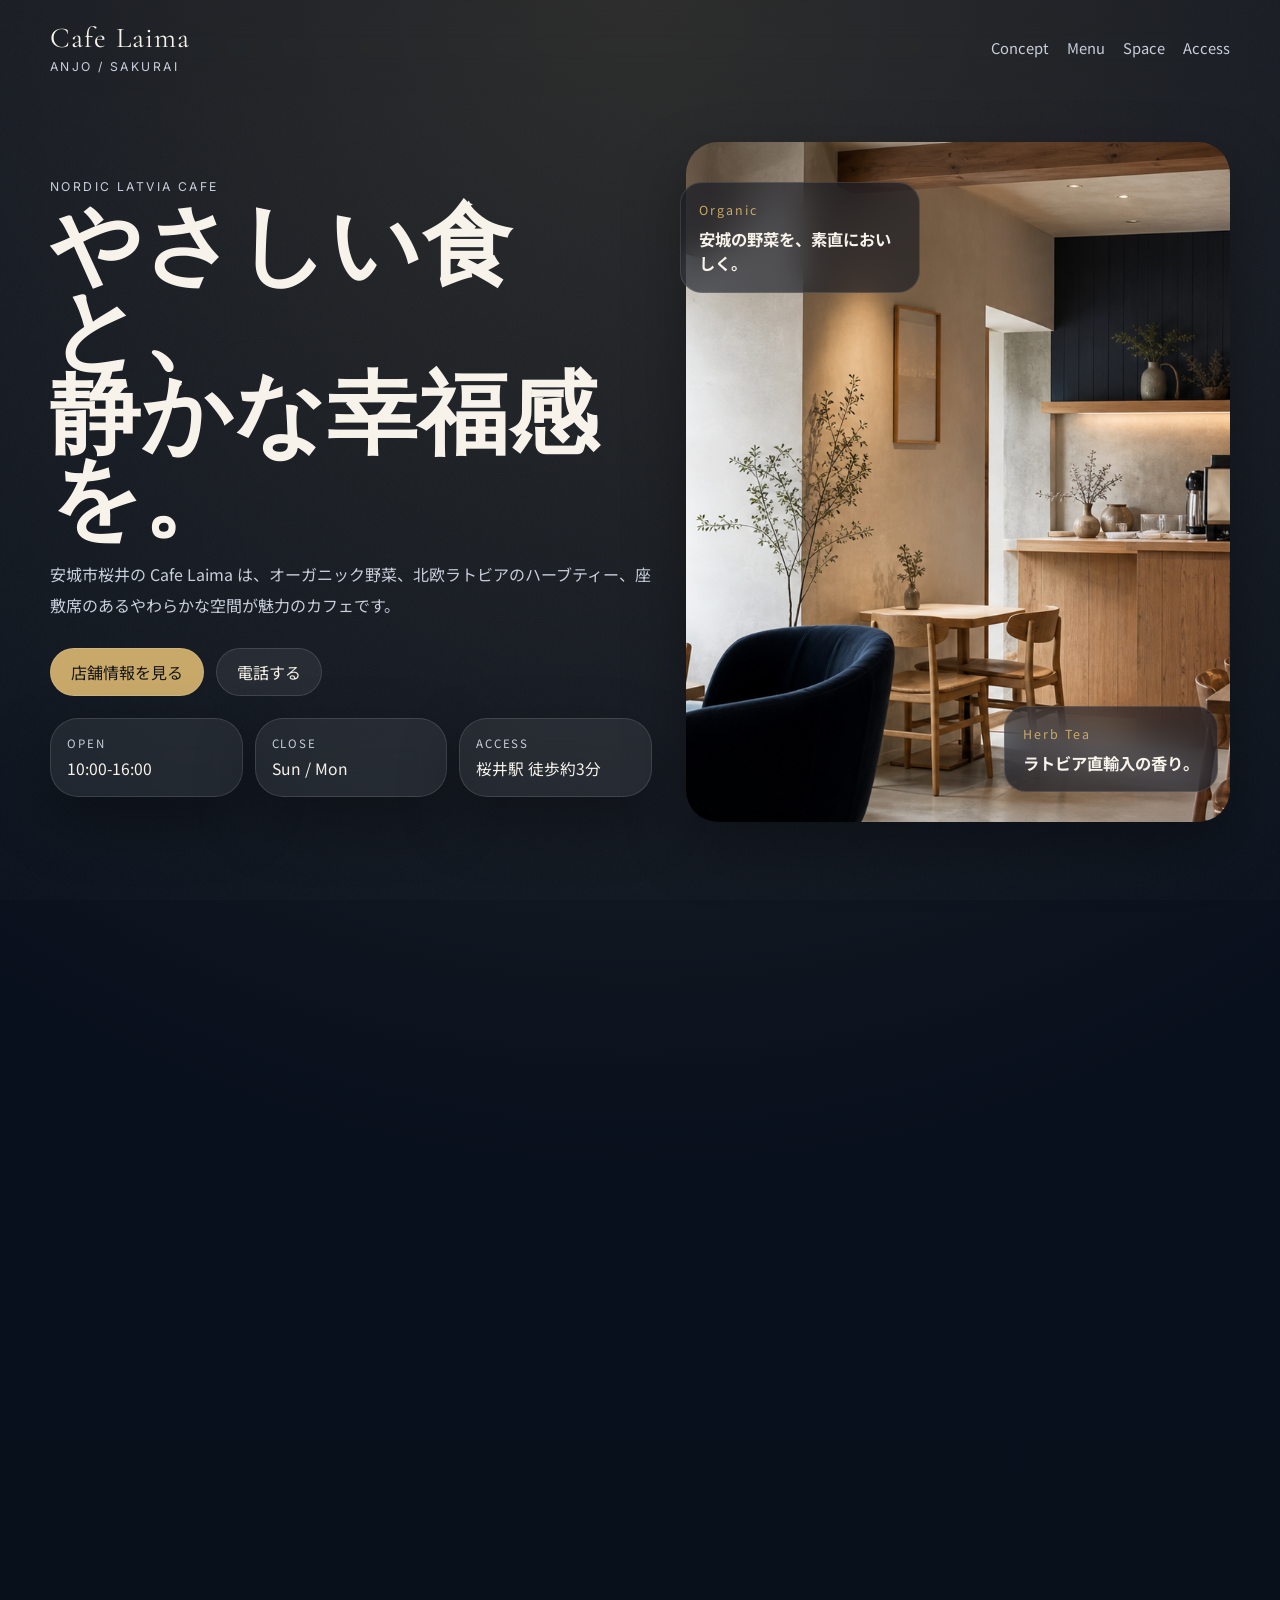
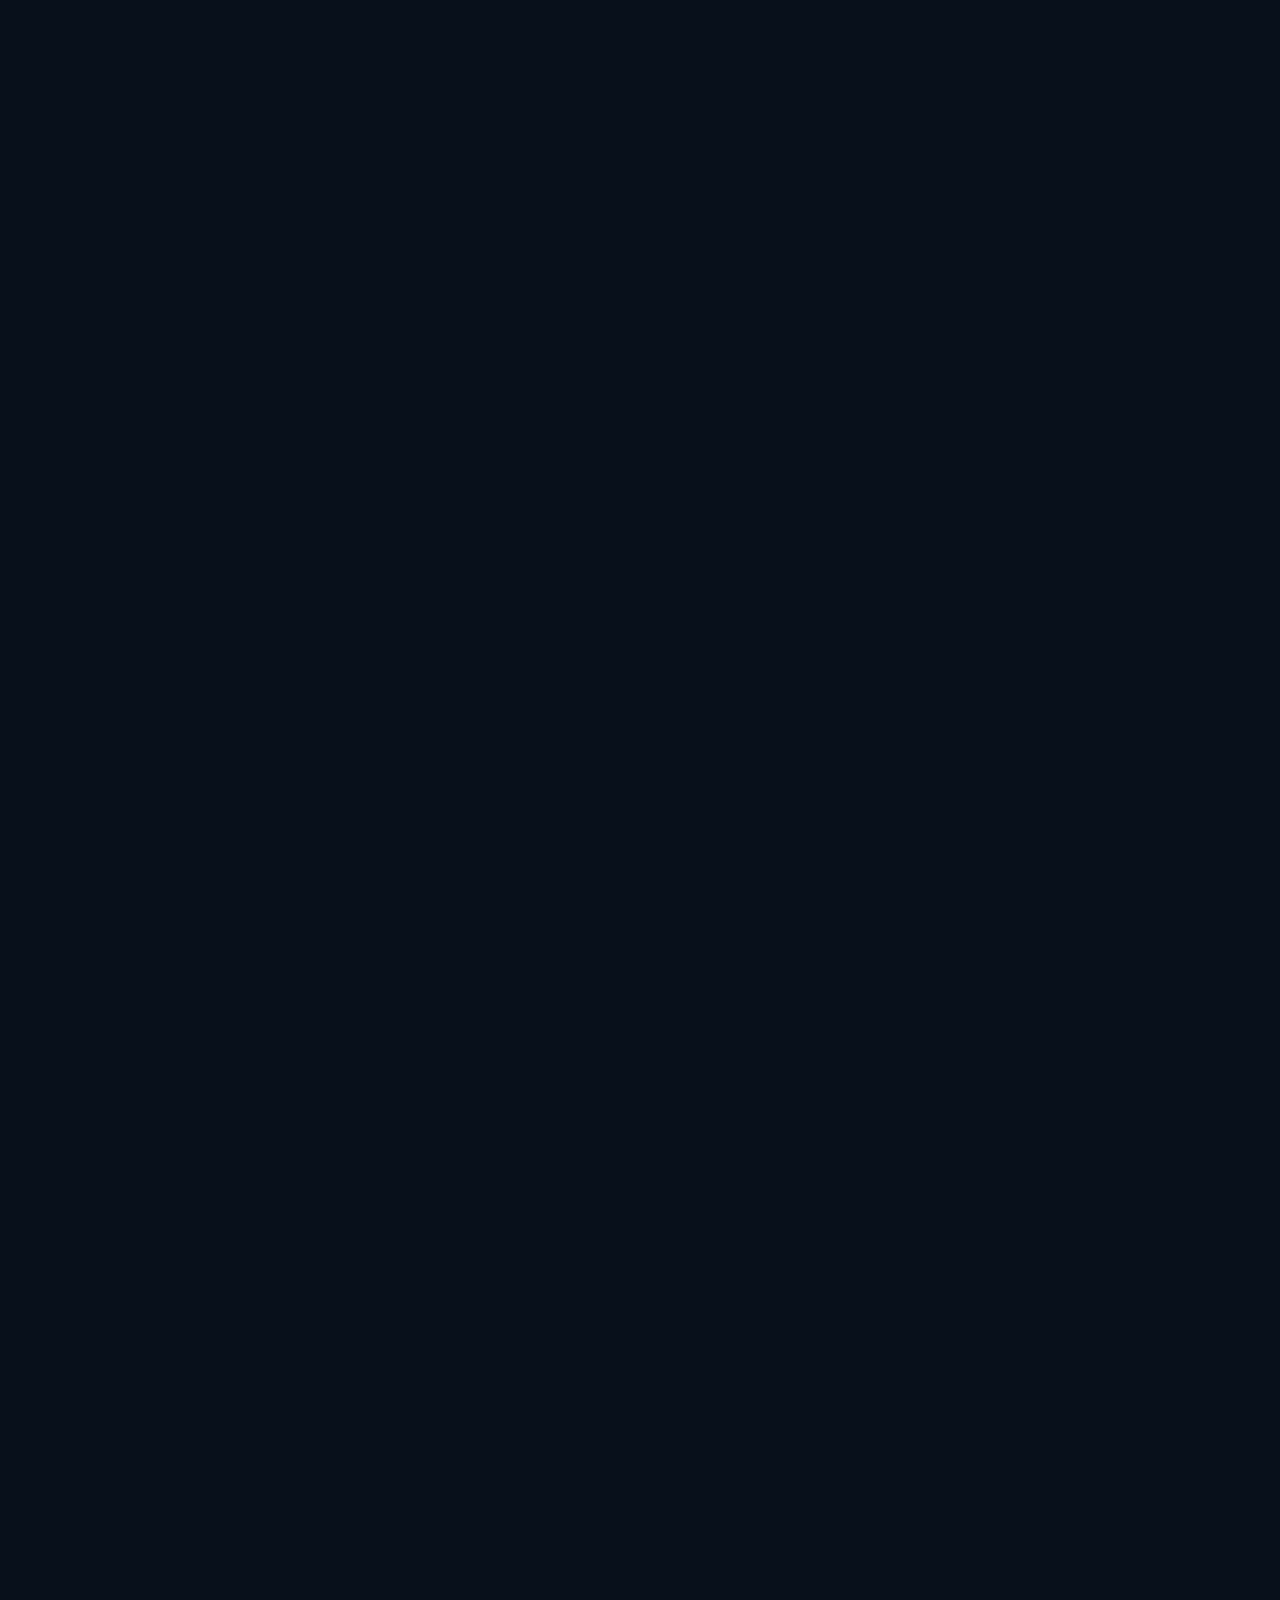
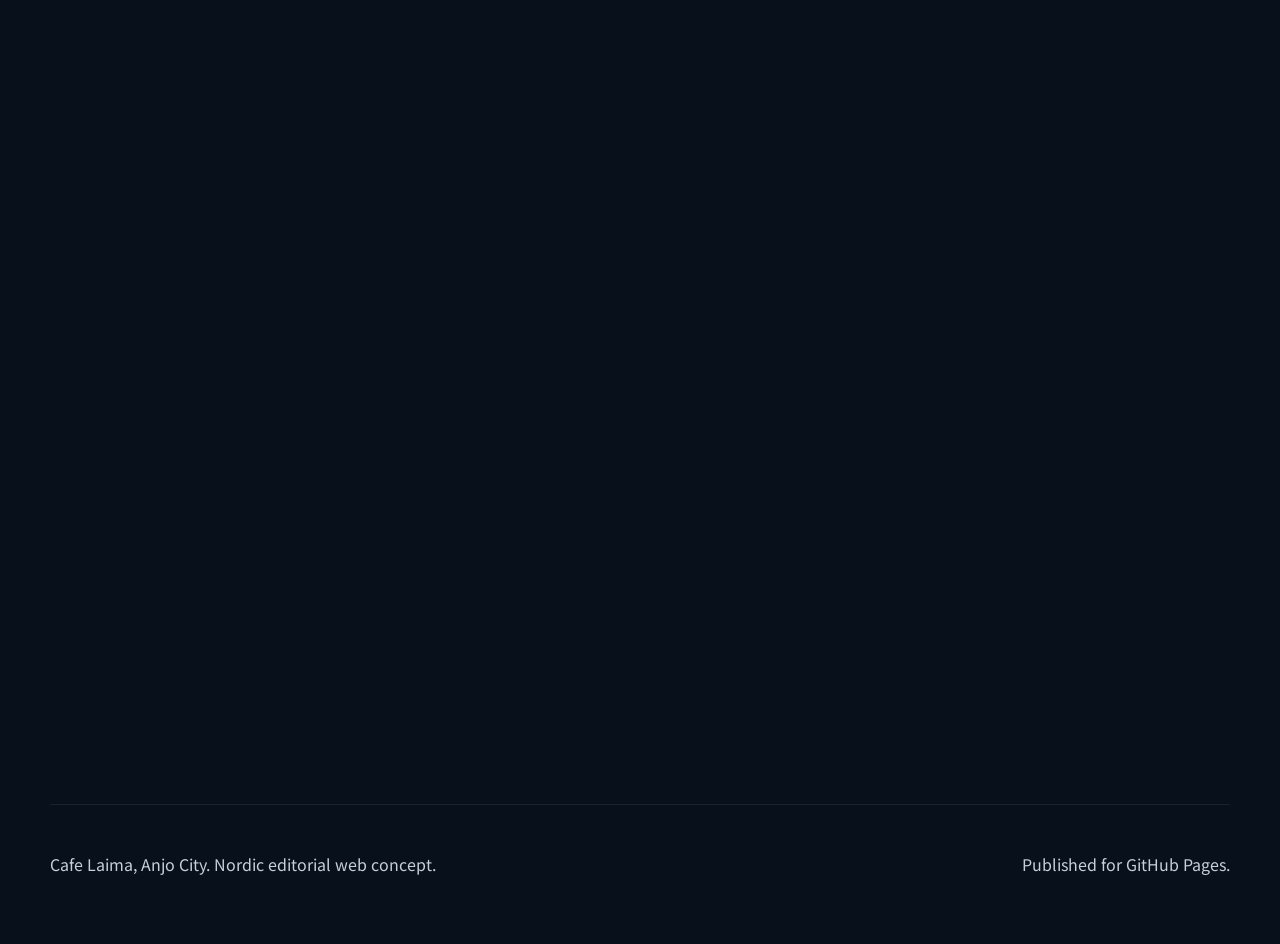
<file: index.html>
<!DOCTYPE html>
<html lang="ja">
<head>
<meta charset="UTF-8">
<meta name="viewport" content="width=device-width, initial-scale=1">
<meta http-equiv="refresh" content="0; url=public/index.html">
<title>Cafe Laima</title>
</head>
<body>
<p>Redirecting to <a href="public/index.html">Cafe Laima</a>...</p>
</body>
</html>
</file>
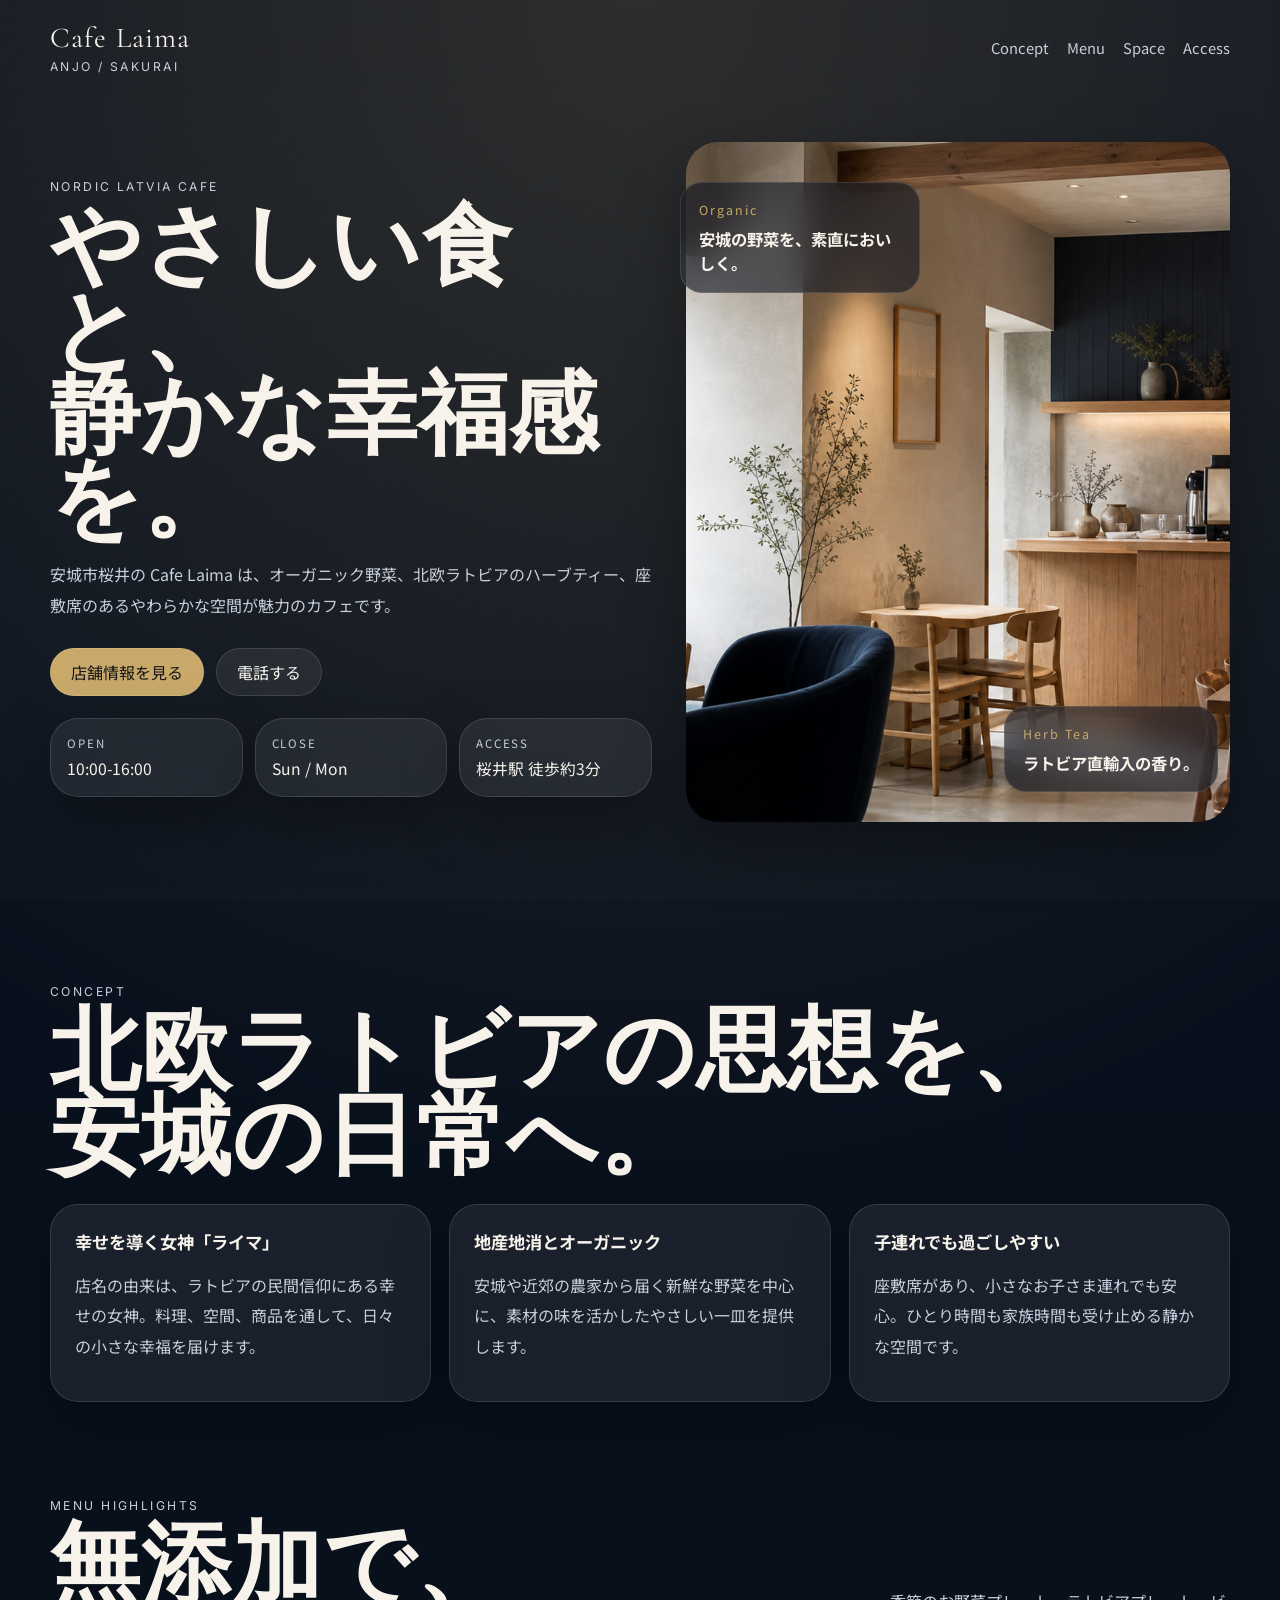
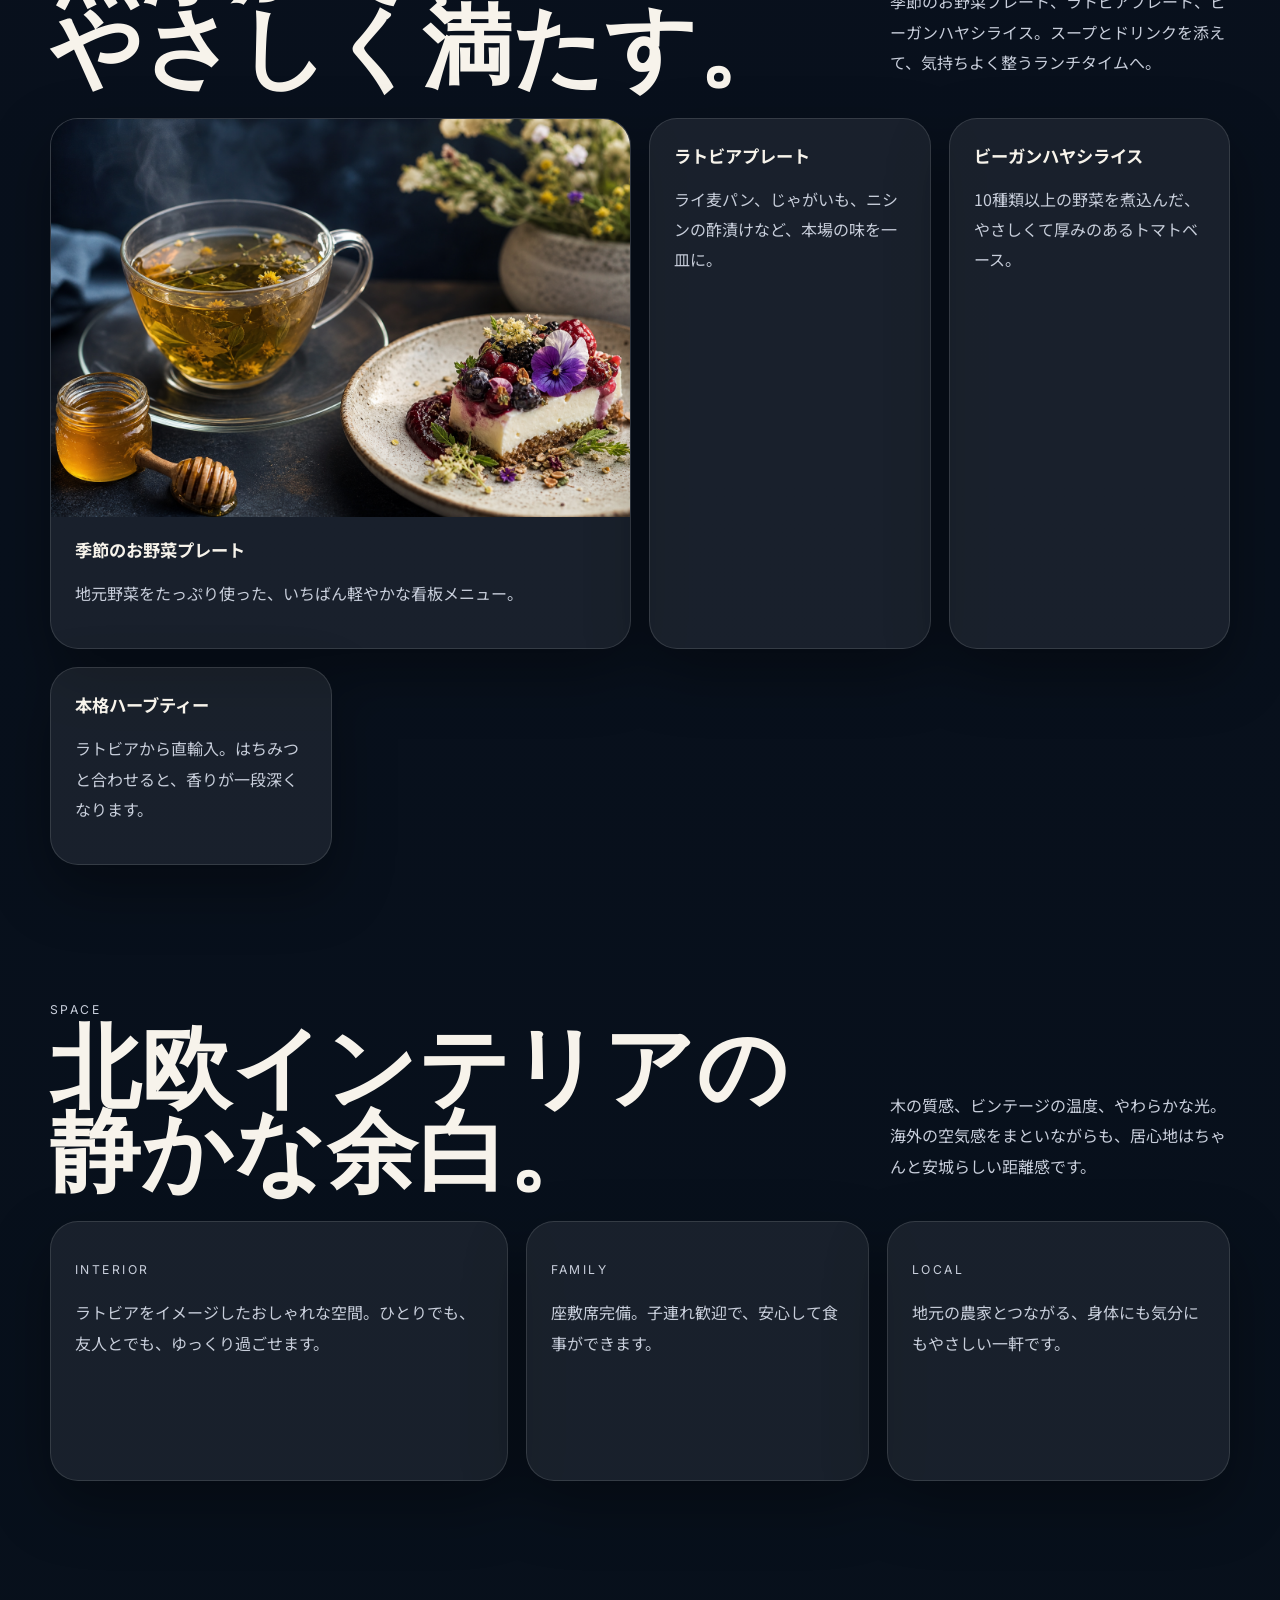
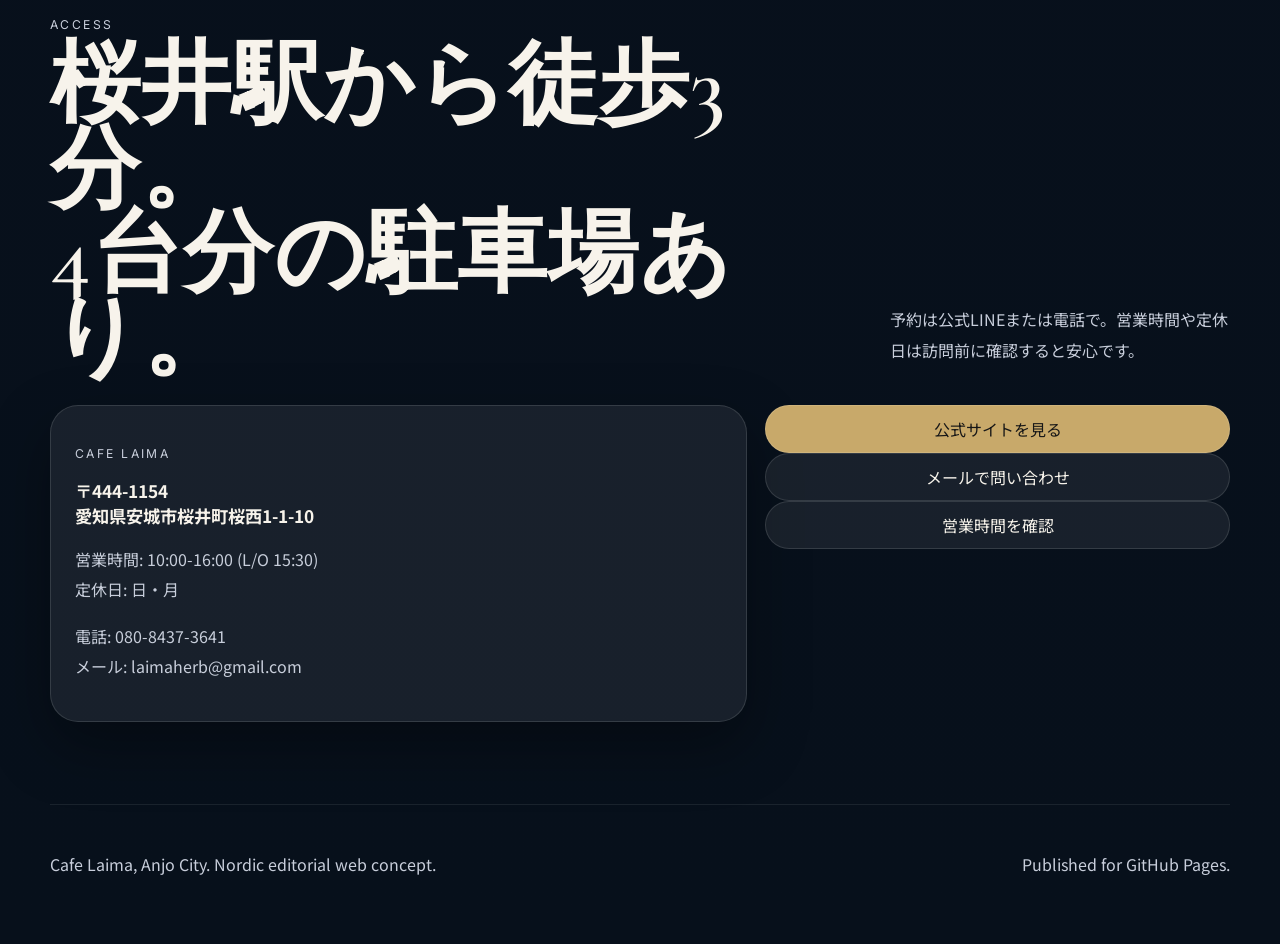
<file: public/index.html>
<!DOCTYPE html>
<html lang="ja">
<head>
<meta charset="UTF-8">
<meta name="viewport" content="width=device-width, initial-scale=1">
<title>Cafe Laima | 安城市桜井の北欧風カフェ</title>
<meta name="description" content="安城市桜井の北欧風カフェ Cafe Laima。オーガニック野菜、ラトビア料理、本格ハーブティー、座敷席完備のやさしい空間を紹介。">
<meta name="robots" content="index, follow">
<meta property="og:title" content="Cafe Laima | 安城市桜井の北欧風カフェ">
<meta property="og:description" content="北欧ラトビアの考え方を取り入れた、やさしくて上質なカフェサイト。">
<meta property="og:type" content="website">
<meta property="og:url" content="https://yotsubamoruko.github.io/gluck-electric-works/">
<meta property="og:image" content="https://yotsubamoruko.github.io/gluck-electric-works/images/cafe-laima-hero.png">
<meta name="twitter:card" content="summary_large_image">
<link rel="preconnect" href="https://fonts.googleapis.com">
<link rel="preconnect" href="https://fonts.gstatic.com" crossorigin>
<link href="https://fonts.googleapis.com/css2?family=Cormorant+Garamond:wght@500;600;700&family=Inter:wght@400;500;600;700;800&family=Noto+Sans+JP:wght@400;500;700;900&display=swap" rel="stylesheet">
<link rel="stylesheet" href="styles.css">
</head>
<body>
<div class="noise"></div>
<header class="site-header">
  <div class="brand">
    <span class="brand-mark">Cafe Laima</span>
    <span class="brand-sub">ANJO / SAKURAI</span>
  </div>
  <nav class="nav">
    <a href="#concept">Concept</a>
    <a href="#menu">Menu</a>
    <a href="#space">Space</a>
    <a href="#access">Access</a>
  </nav>
</header>

<main>
  <section class="hero reveal">
    <div class="hero-copy">
      <p class="eyebrow">NORDIC LATVIA CAFE</p>
      <h1>やさしい食と、<br>静かな幸福感を。</h1>
      <p class="lead">安城市桜井の Cafe Laima は、オーガニック野菜、北欧ラトビアのハーブティー、座敷席のあるやわらかな空間が魅力のカフェです。</p>
      <div class="hero-actions">
        <a class="button primary" href="#access">店舗情報を見る</a>
        <a class="button ghost" href="tel:08084373641">電話する</a>
      </div>
      <dl class="hero-metrics">
        <div><dt>OPEN</dt><dd>10:00-16:00</dd></div>
        <div><dt>CLOSE</dt><dd>Sun / Mon</dd></div>
        <div><dt>ACCESS</dt><dd>桜井駅 徒歩約3分</dd></div>
      </dl>
    </div>
    <div class="hero-visual">
      <div class="visual-frame parallax-layer layer-back"></div>
      <img class="visual-image parallax-layer layer-front" src="images/cafe-laima-hero.png" alt="Cafe Laimaのイメージビジュアル">
      <div class="floating-card glass card-one">
        <span>Organic</span>
        <strong>安城の野菜を、素直においしく。</strong>
      </div>
      <div class="floating-card glass card-two">
        <span>Herb Tea</span>
        <strong>ラトビア直輸入の香り。</strong>
      </div>
    </div>
  </section>

  <section id="concept" class="section reveal">
    <div class="section-heading">
      <p class="eyebrow">CONCEPT</p>
      <h2>北欧ラトビアの思想を、<br>安城の日常へ。</h2>
    </div>
    <div class="concept-grid">
      <article class="info-card">
        <h3>幸せを導く女神「ライマ」</h3>
        <p>店名の由来は、ラトビアの民間信仰にある幸せの女神。料理、空間、商品を通して、日々の小さな幸福を届けます。</p>
      </article>
      <article class="info-card">
        <h3>地産地消とオーガニック</h3>
        <p>安城や近郊の農家から届く新鮮な野菜を中心に、素材の味を活かしたやさしい一皿を提供します。</p>
      </article>
      <article class="info-card">
        <h3>子連れでも過ごしやすい</h3>
        <p>座敷席があり、小さなお子さま連れでも安心。ひとり時間も家族時間も受け止める静かな空間です。</p>
      </article>
    </div>
  </section>

  <section id="menu" class="section section-alt reveal">
    <div class="section-heading split">
      <div>
        <p class="eyebrow">MENU HIGHLIGHTS</p>
        <h2>無添加で、<br>やさしく満たす。</h2>
      </div>
      <p class="section-note">季節のお野菜プレート、ラトビアプレート、ビーガンハヤシライス。スープとドリンクを添えて、気持ちよく整うランチタイムへ。</p>
    </div>
    <div class="menu-grid">
      <article class="menu-card spotlight">
        <img src="images/cafe-laima-detail.png" alt="ハーブティーとデザートのイメージ">
        <div>
          <h3>季節のお野菜プレート</h3>
          <p>地元野菜をたっぷり使った、いちばん軽やかな看板メニュー。</p>
        </div>
      </article>
      <article class="menu-card">
        <h3>ラトビアプレート</h3>
        <p>ライ麦パン、じゃがいも、ニシンの酢漬けなど、本場の味を一皿に。</p>
      </article>
      <article class="menu-card">
        <h3>ビーガンハヤシライス</h3>
        <p>10種類以上の野菜を煮込んだ、やさしくて厚みのあるトマトベース。</p>
      </article>
      <article class="menu-card">
        <h3>本格ハーブティー</h3>
        <p>ラトビアから直輸入。はちみつと合わせると、香りが一段深くなります。</p>
      </article>
    </div>
  </section>

  <section id="space" class="section reveal">
    <div class="section-heading split">
      <div>
        <p class="eyebrow">SPACE</p>
        <h2>北欧インテリアの<br>静かな余白。</h2>
      </div>
      <p class="section-note">木の質感、ビンテージの温度、やわらかな光。海外の空気感をまといながらも、居心地はちゃんと安城らしい距離感です。</p>
    </div>
    <div class="story-grid">
      <div class="story-panel tall">
        <p class="label">INTERIOR</p>
        <p>ラトビアをイメージしたおしゃれな空間。ひとりでも、友人とでも、ゆっくり過ごせます。</p>
      </div>
      <div class="story-panel">
        <p class="label">FAMILY</p>
        <p>座敷席完備。子連れ歓迎で、安心して食事ができます。</p>
      </div>
      <div class="story-panel">
        <p class="label">LOCAL</p>
        <p>地元の農家とつながる、身体にも気分にもやさしい一軒です。</p>
      </div>
    </div>
  </section>

  <section id="access" class="section section-contact reveal">
    <div class="section-heading split">
      <div>
        <p class="eyebrow">ACCESS</p>
        <h2>桜井駅から徒歩3分。<br>4台分の駐車場あり。</h2>
      </div>
      <p class="section-note">予約は公式LINEまたは電話で。営業時間や定休日は訪問前に確認すると安心です。</p>
    </div>
    <div class="access-grid">
      <div class="access-map">
        <div class="map-card">
          <p class="label">Cafe Laima</p>
          <strong>〒444-1154<br>愛知県安城市桜井町桜西1-1-10</strong>
          <p>営業時間: 10:00-16:00 (L/O 15:30)<br>定休日: 日・月</p>
          <p>電話: 080-8437-3641<br>メール: laimaherb@gmail.com</p>
        </div>
      </div>
      <div class="access-cta">
        <a class="button primary block" href="https://www.cafelaima.jp/" target="_blank" rel="noopener">公式サイトを見る</a>
        <a class="button ghost block" href="mailto:laimaherb@gmail.com">メールで問い合わせ</a>
        <a class="button ghost block" href="#access">営業時間を確認</a>
      </div>
    </div>
  </section>
</main>

<footer class="site-footer">
  <p>Cafe Laima, Anjo City. Nordic editorial web concept.</p>
  <p>Published for GitHub Pages.</p>
</footer>

<script src="app.js"></script>
</body>
</html>
</file>
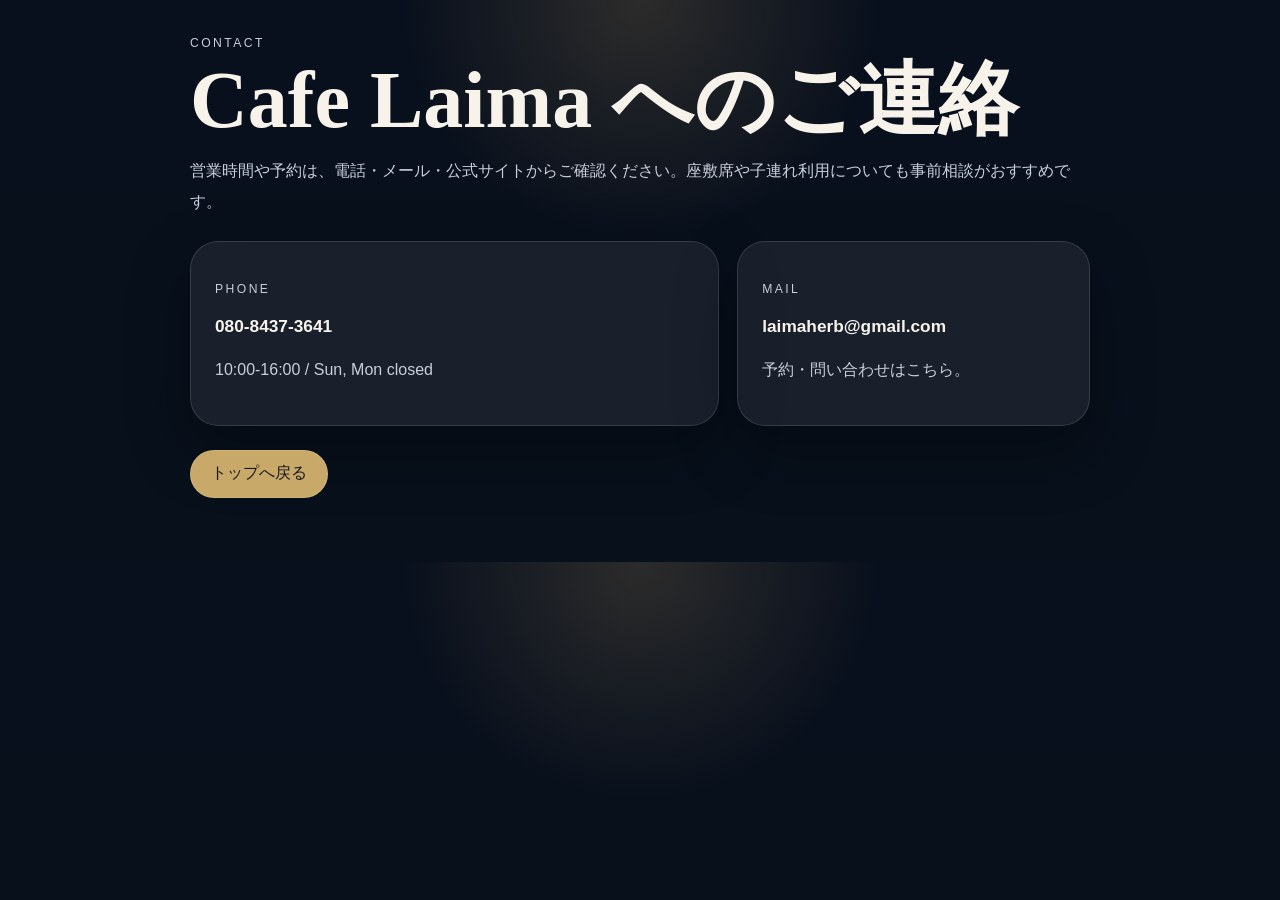
<file: public/contact.html>
<!DOCTYPE html>
<html lang="ja">
<head>
<meta charset="UTF-8">
<meta name="viewport" content="width=device-width, initial-scale=1">
<title>Contact | Cafe Laima</title>
<link rel="stylesheet" href="styles.css">
<style>
body { padding: 24px 0 48px; }
.page { width: min(900px, calc(100% - 32px)); margin: 0 auto; }
</style>
</head>
<body>
<main class="page reveal is-visible">
  <p class="eyebrow">CONTACT</p>
  <h1 style="font-family:Cormorant Garamond,serif;font-size:clamp(3rem,8vw,5rem);line-height:.95;margin:12px 0 18px;">Cafe Laima へのご連絡</h1>
  <p style="color:var(--muted);line-height:1.9;">営業時間や予約は、電話・メール・公式サイトからご確認ください。座敷席や子連れ利用についても事前相談がおすすめです。</p>
  <div class="access-grid" style="margin-top:24px;">
    <div class="map-card">
      <p class="label">PHONE</p>
      <strong>080-8437-3641</strong>
      <p>10:00-16:00 / Sun, Mon closed</p>
    </div>
    <div class="map-card">
      <p class="label">MAIL</p>
      <strong>laimaherb@gmail.com</strong>
      <p>予約・問い合わせはこちら。</p>
    </div>
  </div>
  <p style="margin-top:24px;"><a class="button primary" href="index.html">トップへ戻る</a></p>
</main>
</body>
</html>
</file>
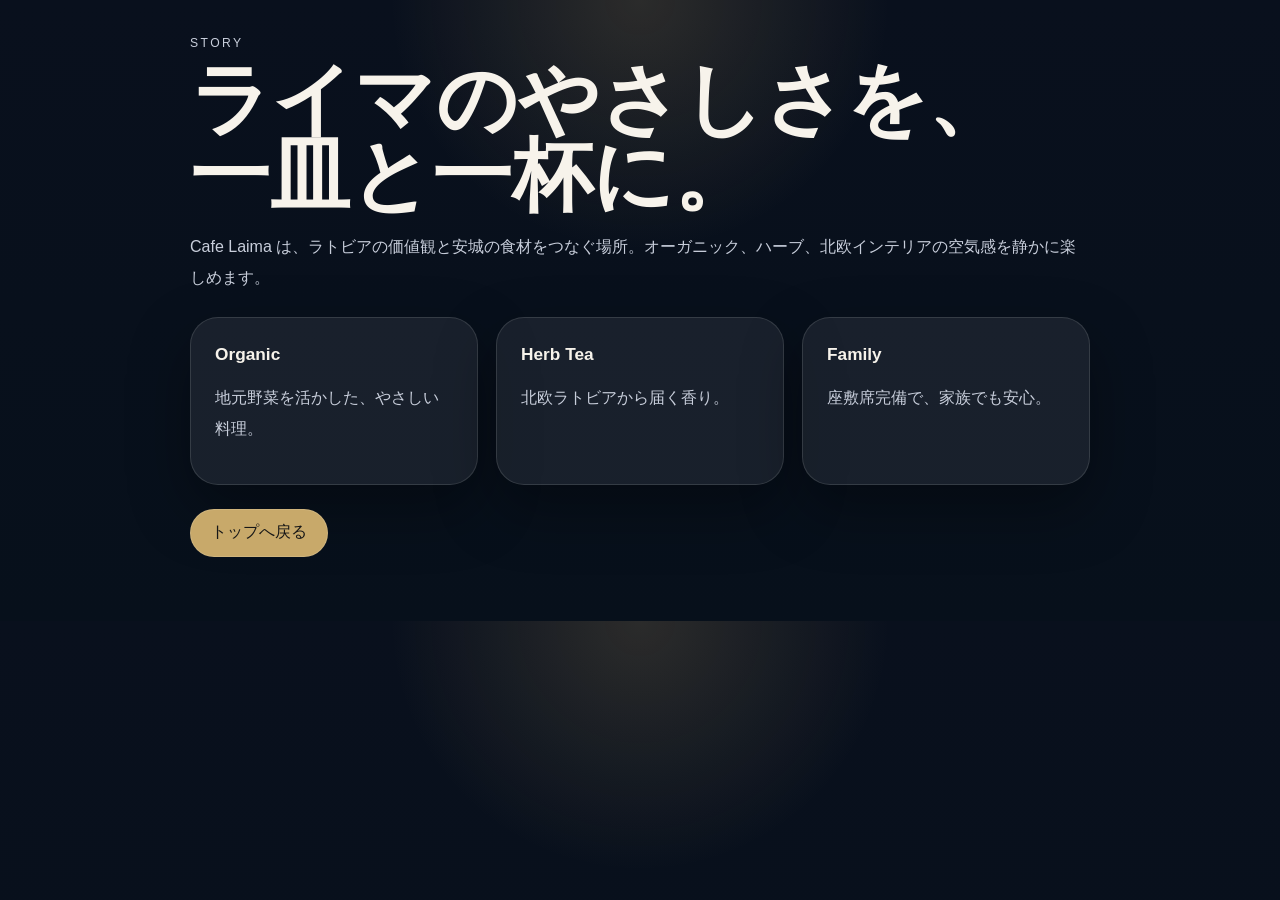
<file: public/special-frame.html>
<!DOCTYPE html>
<html lang="ja">
<head>
<meta charset="UTF-8">
<meta name="viewport" content="width=device-width, initial-scale=1">
<title>Laima Story | Cafe Laima</title>
<link rel="stylesheet" href="styles.css">
<style>
body { padding: 24px 0 48px; }
.page { width: min(900px, calc(100% - 32px)); margin: 0 auto; }
</style>
</head>
<body>
<main class="page reveal is-visible">
  <p class="eyebrow">STORY</p>
  <h1 style="font-family:Cormorant Garamond,serif;font-size:clamp(3rem,8vw,5rem);line-height:.95;margin:12px 0 18px;">ライマのやさしさを、<br>一皿と一杯に。</h1>
  <p style="color:var(--muted);line-height:1.9;">Cafe Laima は、ラトビアの価値観と安城の食材をつなぐ場所。オーガニック、ハーブ、北欧インテリアの空気感を静かに楽しめます。</p>
  <div class="concept-grid" style="margin-top:24px;">
    <article class="info-card"><h3>Organic</h3><p>地元野菜を活かした、やさしい料理。</p></article>
    <article class="info-card"><h3>Herb Tea</h3><p>北欧ラトビアから届く香り。</p></article>
    <article class="info-card"><h3>Family</h3><p>座敷席完備で、家族でも安心。</p></article>
  </div>
  <p style="margin-top:24px;"><a class="button primary" href="index.html">トップへ戻る</a></p>
</main>
</body>
</html>
</file>
<file: public/styles.css>
:root {
  --bg: #08111f;
  --bg-soft: #111c31;
  --bg-panel: rgba(255, 255, 255, 0.07);
  --line: rgba(255, 255, 255, 0.12);
  --text: #f7f3eb;
  --muted: #c8cedb;
  --gold: #c8a96a;
  --cream: #f6f1e7;
  --shadow: 0 24px 60px rgba(0, 0, 0, 0.34);
  --radius: 28px;
}

* { box-sizing: border-box; }
html { scroll-behavior: smooth; }
body {
  margin: 0;
  font-family: "Noto Sans JP", sans-serif;
  color: var(--text);
  background:
    radial-gradient(circle at top, rgba(200, 169, 106, 0.18), transparent 28%),
    linear-gradient(180deg, #09101d 0%, #07101b 100%);
  overflow-x: hidden;
}
a { color: inherit; text-decoration: none; }
img { max-width: 100%; display: block; }
.noise {
  position: fixed;
  inset: 0;
  pointer-events: none;
  opacity: 0.04;
  background-image: url("data:image/svg+xml,%3Csvg xmlns='http://www.w3.org/2000/svg' width='140' height='140' viewBox='0 0 140 140'%3E%3Cfilter id='n'%3E%3CfeTurbulence type='fractalNoise' baseFrequency='1.2' numOctaves='2' stitchTiles='stitch'/%3E%3C/filter%3E%3Crect width='140' height='140' filter='url(%23n)' opacity='1'/%3E%3C/svg%3E");
}
.site-header,
.hero,
.section,
.site-footer { width: min(1180px, calc(100% - 32px)); margin: 0 auto; }
.site-header {
  display: flex;
  justify-content: space-between;
  align-items: center;
  padding: 20px 0;
  position: sticky;
  top: 0;
  z-index: 20;
  backdrop-filter: blur(18px);
}
.brand { display: grid; gap: 4px; }
.brand-mark {
  font-family: "Cormorant Garamond", serif;
  font-size: 1.8rem;
  letter-spacing: 0.04em;
}
.brand-sub,
.eyebrow,
.label {
  font-family: Inter, sans-serif;
  font-size: 0.76rem;
  letter-spacing: 0.2em;
  text-transform: uppercase;
  color: var(--muted);
}
.nav { display: flex; gap: 18px; flex-wrap: wrap; }
.nav a { color: var(--muted); font-size: 0.92rem; }
.hero {
  display: grid;
  grid-template-columns: 1.05fr 0.95fr;
  gap: 34px;
  align-items: center;
  min-height: calc(100vh - 84px);
  padding: 30px 0 70px;
}
.hero-copy h1,
.section-heading h2 {
  margin: 12px 0 0;
  font-family: "Cormorant Garamond", serif;
  font-weight: 600;
  line-height: 0.94;
  letter-spacing: 0.01em;
  font-size: clamp(3.4rem, 7vw, 6.2rem);
}
.lead,
.section-note,
.info-card p,
.menu-card p,
.story-panel p,
.map-card p,
.site-footer p {
  color: var(--muted);
  line-height: 1.9;
}
.hero-actions { display: flex; gap: 12px; flex-wrap: wrap; margin: 28px 0 22px; }
.button {
  display: inline-flex;
  align-items: center;
  justify-content: center;
  min-height: 48px;
  padding: 0 20px;
  border-radius: 999px;
  border: 1px solid rgba(255, 255, 255, 0.12);
  transition: transform 0.28s ease, background 0.28s ease, border-color 0.28s ease;
}
.button:hover { transform: translateY(-2px); border-color: rgba(255, 255, 255, 0.28); }
.button.primary { background: var(--gold); color: #171717; }
.button.ghost { background: rgba(255, 255, 255, 0.07); }
.button.block { width: 100%; }
.hero-metrics {
  display: grid;
  grid-template-columns: repeat(3, minmax(0, 1fr));
  gap: 12px;
  margin: 0;
}
.hero-metrics div,
.info-card,
.menu-card,
.story-panel,
.map-card {
  background: var(--bg-panel);
  border: 1px solid var(--line);
  border-radius: var(--radius);
  box-shadow: var(--shadow);
}
.hero-metrics div { padding: 16px; backdrop-filter: blur(16px); }
.hero-metrics dt { color: var(--muted); font-size: 0.72rem; letter-spacing: 0.16em; }
.hero-metrics dd { margin: 6px 0 0; font-size: 0.98rem; }
.hero-visual { position: relative; min-height: 680px; }
.visual-frame {
  position: absolute;
  inset: 40px 22px 22px 40px;
  border-radius: 38px;
  background: linear-gradient(160deg, rgba(200, 169, 106, 0.18), rgba(255,255,255,0.02));
  transform: rotate(-2deg);
}
.visual-image {
  position: absolute;
  inset: 0;
  width: 100%;
  height: 100%;
  object-fit: cover;
  border-radius: 32px;
  box-shadow: var(--shadow);
}
.glass {
  position: absolute;
  background: rgba(11, 18, 31, 0.58);
  backdrop-filter: blur(16px);
  border: 1px solid rgba(255,255,255,0.12);
  border-radius: 22px;
  padding: 18px 18px 16px;
  max-width: 240px;
}
.glass span { display: block; color: var(--gold); font-size: 0.78rem; letter-spacing: 0.16em; margin-bottom: 8px; }
.glass strong { font-size: 1.02rem; line-height: 1.5; }
.card-one { left: -6px; top: 40px; animation: float 7s ease-in-out infinite; }
.card-two { right: 12px; bottom: 30px; animation: float 8.5s ease-in-out infinite reverse; }
.section { padding: 62px 0; }
.section-alt { padding-top: 22px; }
.section-heading { margin-bottom: 24px; }
.section-heading.split { display: grid; grid-template-columns: 1fr 340px; gap: 22px; align-items: end; }
.concept-grid,
.menu-grid,
.story-grid,
.access-grid { display: grid; gap: 18px; }
.concept-grid { grid-template-columns: repeat(3, minmax(0, 1fr)); }
.menu-grid { grid-template-columns: repeat(4, minmax(0, 1fr)); }
.story-grid { grid-template-columns: 1.2fr 0.9fr 0.9fr; }
.access-grid { grid-template-columns: 1.2fr 0.8fr; }
.info-card,
.menu-card,
.story-panel,
.map-card { padding: 24px; transition: transform 0.3s ease, border-color 0.3s ease; }
.info-card:hover,
.menu-card:hover,
.story-panel:hover,
.map-card:hover { transform: translateY(-6px); border-color: rgba(255,255,255,0.25); }
.menu-card.spotlight { grid-column: span 2; padding: 0; overflow: hidden; }
.menu-card.spotlight img { aspect-ratio: 16 / 11; object-fit: cover; }
.menu-card.spotlight div { padding: 20px 24px 24px; }
.menu-card h3,
.info-card h3,
.story-panel strong,
.map-card strong {
  margin: 0 0 8px;
  font-size: 1.08rem;
  line-height: 1.45;
}
.story-panel.tall { min-height: 260px; }
.site-footer {
  display: flex;
  justify-content: space-between;
  gap: 16px;
  padding: 28px 0 48px;
  border-top: 1px solid rgba(255,255,255,0.08);
  margin-top: 20px;
}
.reveal { opacity: 0; transform: translateY(20px); transition: opacity 0.7s ease, transform 0.7s ease; }
.reveal.is-visible { opacity: 1; transform: translateY(0); }
.parallax-layer { will-change: transform; }

@keyframes float {
  0%, 100% { transform: translateY(0); }
  50% { transform: translateY(-10px); }
}

@media (max-width: 980px) {
  .hero,
  .section-heading.split,
  .concept-grid,
  .menu-grid,
  .story-grid,
  .access-grid {
    grid-template-columns: 1fr;
  }
  .hero { min-height: auto; padding-top: 24px; }
  .hero-visual { min-height: 540px; }
  .menu-card.spotlight { grid-column: auto; }
}

@media (max-width: 640px) {
  .site-header { align-items: flex-start; flex-direction: column; gap: 12px; }
  .nav { gap: 10px; }
  .hero-copy h1,
  .section-heading h2 { font-size: clamp(2.9rem, 12vw, 4rem); }
  .hero-metrics { grid-template-columns: 1fr; }
  .hero-visual { min-height: 440px; }
  .glass { max-width: 180px; padding: 14px; }
  .card-one { top: 12px; left: 0; }
  .card-two { right: 0; bottom: 14px; }
  .site-footer { flex-direction: column; }
}
</file>
